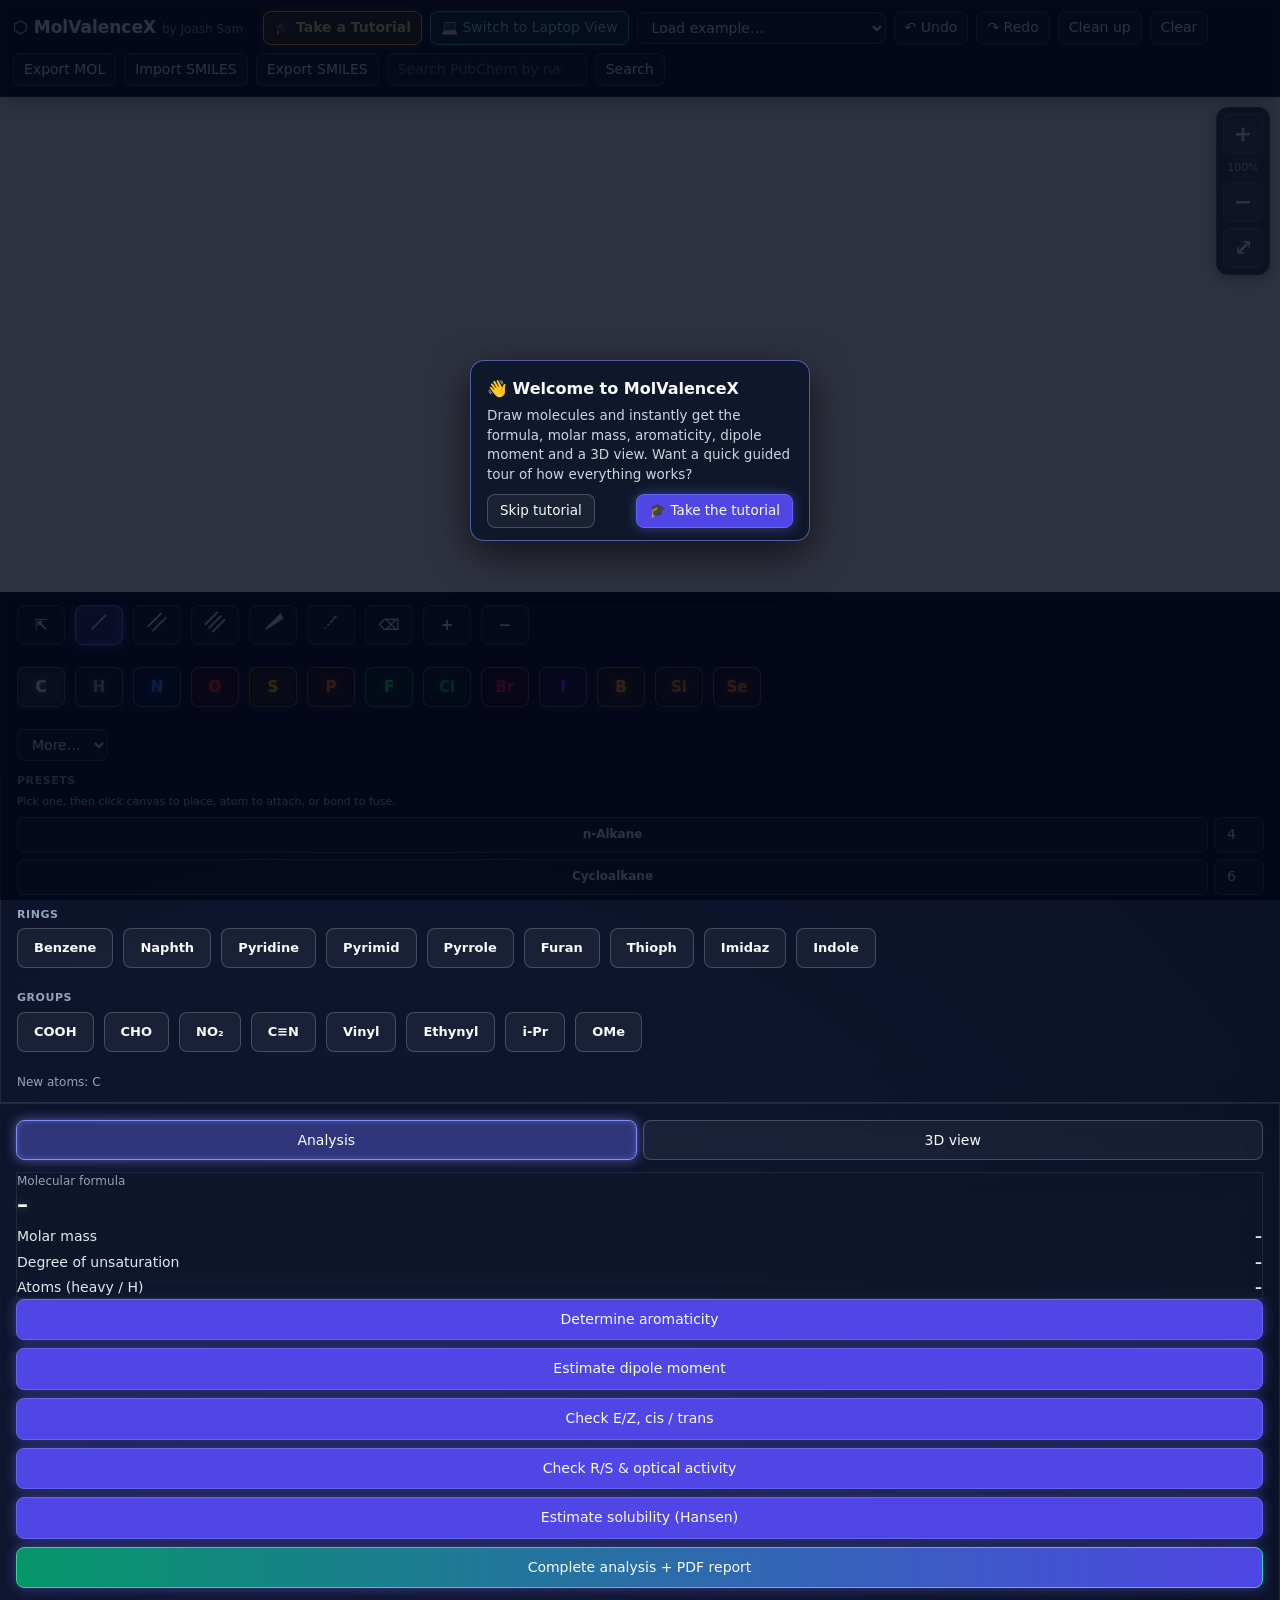
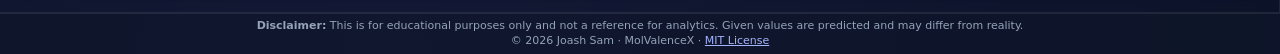
<file: index.html>
<!doctype html>
<html lang="en">
<head>
<meta charset="utf-8">
<meta name="viewport" content="width=device-width, initial-scale=1">
<title>MolValenceX – Free Online Molecule Drawer, Aromaticity, Dipole Moment &amp; 3D Viewer</title>
<meta name="description" content="MolValenceX is a free online chemical structure editor: draw molecules, get molecular formula, molar mass and degree of unsaturation, check aromaticity with Hückel's rule, estimate dipole moment, assign E/Z and R/S (CIP), check optical activity, estimate Hansen solubility parameters, and view 2D to 3D. Export MOL and XYZ. For students, organic chemistry and drug-discovery learning.">
<meta name="keywords" content="MolValenceX, molecule drawer, chemical structure editor, online molecule editor, draw molecules online, organic chemistry tool, aromaticity checker, Huckel rule calculator, aromatic antiaromatic nonaromatic, dipole moment calculator, 2D to 3D molecule viewer, molecular formula calculator, molar mass calculator, degree of unsaturation calculator, MOL file export, XYZ file export, functional groups, heterocycles, benzene, pyridine, medicinal chemistry, pharmaceutical chemistry, drug discovery, drug-like molecules, pharmacophore, API structure, chirality, stereochemistry, Hansen solubility parameters, Hildebrand solubility parameter, solvent selection, SMILES import, SMILES export">
<meta name="author" content="Joash Sam">
<meta name="robots" content="index, follow, max-image-preview:large">
<meta name="theme-color" content="#0f172a">
<link rel="canonical" href="https://joashsam07-cell.github.io/MolValenceX/">
<meta property="og:type" content="website">
<meta property="og:site_name" content="MolValenceX">
<meta property="og:title" content="MolValenceX – Free Online Molecule Drawer &amp; Chemistry Analyzer">
<meta property="og:description" content="Draw molecules, check Hückel aromaticity, estimate dipole moment, get formula and molar mass, and view in 3D. Free, no install.">
<meta property="og:url" content="https://joashsam07-cell.github.io/MolValenceX/">
<meta property="og:image" content="https://joashsam07-cell.github.io/MolValenceX/og-image.png">
<meta property="og:image:width" content="1200">
<meta property="og:image:height" content="630">
<meta property="og:image:type" content="image/png">
<meta property="og:image:alt" content="MolValenceX: free online molecule drawer with aromaticity, dipole moment and 3D viewer">
<meta property="og:locale" content="en_US">
<meta name="twitter:card" content="summary_large_image">
<meta name="twitter:url" content="https://joashsam07-cell.github.io/MolValenceX/">
<meta name="twitter:title" content="MolValenceX – Free Online Molecule Drawer &amp; Chemistry Analyzer">
<meta name="twitter:description" content="Draw molecules, check aromaticity, estimate dipole moment, view in 3D.">
<meta name="twitter:image" content="https://joashsam07-cell.github.io/MolValenceX/og-image.png">
<meta name="twitter:image:alt" content="MolValenceX: free online molecule drawer with aromaticity, dipole moment and 3D viewer">
<!-- Add your X/Twitter handle below (replace YourHandle, keep the @), then remove the comment markers:
<meta name="twitter:site" content="@YourHandle">
<meta name="twitter:creator" content="@YourHandle">
-->
<link rel="image_src" href="https://joashsam07-cell.github.io/MolValenceX/og-image.png">
<script type="application/ld+json">
{"@context":"https://schema.org","@type":"WebApplication","name":"MolValenceX","url":"https://joashsam07-cell.github.io/MolValenceX/","applicationCategory":"EducationalApplication","applicationSubCategory":"Chemistry","operatingSystem":"Any (web browser)","browserRequirements":"Requires JavaScript","description":"Free online chemical structure editor with aromaticity (Hückel) analysis, dipole moment estimate, molecular formula, molar mass, degree of unsaturation and 2D to 3D viewer.","isAccessibleForFree":true,"license":"https://opensource.org/licenses/MIT","author":{"@type":"Person","name":"Joash Sam"},"offers":{"@type":"Offer","price":"0","priceCurrency":"USD"},"keywords":"molecule drawer, aromaticity, Hückel rule, dipole moment, 3D molecule viewer, organic chemistry, medicinal chemistry"}
</script>
<link rel="stylesheet" href="style.css">
</head>
<body>
<header>
  <h1>⬡ MolValenceX <span style="font-size:12px;font-weight:400;color:#94a3b8">by Joash Sam</span></h1>
  <button id="tour-btn" title="Guided tutorial of every feature">🎓 Take a Tutorial</button>
  <button id="mode-toggle" class="glow-btn">💻 Switch to Laptop View</button>
  <select id="examples"><option value="">Load example…</option></select>
  <button id="undo" title="Ctrl+Z">↶ Undo</button>
  <button id="redo" title="Ctrl+Y">↷ Redo</button>
  <button id="clean">Clean up</button>
  <button id="clear">Clear</button>
  <button id="expmol">Export MOL</button>
  <button id="impsmi" title="Paste a SMILES string to draw it">Import SMILES</button>
  <button id="expsmi" title="Get the SMILES string of the drawing">Export SMILES</button>
  <input id="pcname" type="search" maxlength="200" autocomplete="off" spellcheck="false" placeholder="Search PubChem by name…" style="width:200px" title="Type a compound name (aspirin, caffeine, glucose…) and press Enter. Only the name you type is sent to PubChem (NIH); nothing you draw is sent.">
  <button id="pcgo" title="Search PubChem and draw the first match">Search</button>
  <span id="pcmsg" class="hint" role="status"></span>
</header>
<main>
  <aside id="tools">
    <div class="grp" id="bondtools">
      <button data-tool="select" title="Select / move (drag atom, drag empty = pan)">⇱</button>
      <button data-tool="bond" data-o="1" data-s="0" class="on" title="Single bond (1)"><svg viewBox="0 0 24 24"><line x1="4" y1="20" x2="20" y2="4"/></svg></button>
      <button data-tool="bond" data-o="2" data-s="0" title="Double bond (2)"><svg viewBox="0 0 24 24"><line x1="2" y1="17" x2="17" y2="2"/><line x1="7" y1="22" x2="22" y2="7"/></svg></button>
      <button data-tool="bond" data-o="3" data-s="0" title="Triple bond (3)"><svg viewBox="0 0 24 24"><line x1="1" y1="15" x2="15" y2="1"/><line x1="5" y1="19" x2="19" y2="5"/><line x1="9" y1="23" x2="23" y2="9"/></svg></button>
      <button data-tool="bond" data-o="1" data-s="1" title="Wedge (towards you)"><svg viewBox="0 0 24 24"><polygon points="4,20 20,4 22,8" fill="#222"/></svg></button>
      <button data-tool="bond" data-o="1" data-s="2" title="Dash (away from you)"><svg viewBox="0 0 24 24"><line x1="5" y1="19" x2="6" y2="18"/><line x1="8" y1="16" x2="10" y2="14"/><line x1="11" y1="13" x2="14" y2="10"/><line x1="14" y1="9" x2="18" y2="5"/></svg></button>
      <button data-tool="erase" title="Eraser (Del)">⌫</button>
      <button data-tool="chg+" title="Add + charge">+</button>
      <button data-tool="chg-" title="Add − charge">−</button>
    </div>
    <div class="grp" id="elements"></div>
    <select id="more"><option value="">More…</option></select>
    <div id="pre-chain">
    <div class="sect">Presets</div>
    <div class="hintsm">Pick one, then click canvas to place, atom to attach, or bond to fuse.</div>
    <div class="prow"><button class="pre" data-p="alkane" title="Straight chain of n carbons">n-Alkane</button><input id="n-alk" type="number" min="1" max="30" value="4" title="n = number of carbons"></div>
    <div class="prow"><button class="pre" data-p="cyclo" title="Ring of n carbons">Cycloalkane</button><input id="n-cyc" type="number" min="3" max="12" value="6" title="n = ring size"></div>
    </div>
    <div id="pre-lib">
    <div class="sect">Rings</div>
    <div class="grp small">
      <button class="pre" data-p="benzene">Benzene</button>
      <button class="pre" data-p="naphthalene">Naphth</button>
      <button class="pre" data-p="pyridine">Pyridine</button>
      <button class="pre" data-p="pyrimidine">Pyrimid</button>
      <button class="pre" data-p="pyrrole">Pyrrole</button>
      <button class="pre" data-p="furan">Furan</button>
      <button class="pre" data-p="thiophene">Thioph</button>
      <button class="pre" data-p="imidazole">Imidaz</button>
      <button class="pre" data-p="indole">Indole</button>
    </div>
    <div class="sect">Groups</div>
    <div class="grp small">
      <button class="pre" data-p="cooh" title="Carboxylic acid">COOH</button>
      <button class="pre" data-p="cho" title="Aldehyde">CHO</button>
      <button class="pre" data-p="nitro" title="Nitro">NO₂</button>
      <button class="pre" data-p="cn" title="Nitrile">C≡N</button>
      <button class="pre" data-p="vinyl" title="Vinyl">Vinyl</button>
      <button class="pre" data-p="ethynyl" title="Ethynyl">Ethynyl</button>
      <button class="pre" data-p="ipr" title="Isopropyl">i-Pr</button>
      <button class="pre" data-p="ome" title="Methoxy">OMe</button>
    </div>
    </div>
    <div id="status">New atoms: C</div>
  </aside>
  
  <div class="split" id="spl" title="Drag to resize · double-click to reset"></div>
  <section id="stage"><canvas id="ed"></canvas>
    <div id="zoombox"><button id="zin" title="Zoom in" aria-label="Zoom in">+</button><span id="zpct">100%</span><button id="zout" title="Zoom out" aria-label="Zoom out">&minus;</button><button id="zfit" title="Fit molecule to screen" aria-label="Fit to screen">&#x2922;</button></div></section>
  <div class="split" id="spr" title="Drag to resize · double-click to reset"></div>
  
  <aside id="panel">
    <nav><button class="tab on" data-tab="a">Analysis</button><button class="tab" data-tab="d">3D view</button></nav>
    <div id="tab-a">
      <div class="card"><div class="lbl">Molecular formula</div><div id="formula" class="big">–</div>
        <div class="row"><span>Molar mass</span><b id="mass">–</b></div>
        <div class="row"><span>Degree of unsaturation</span><b id="dbe">–</b></div>
        <div class="row"><span>Atoms (heavy / H)</span><b id="cnt">–</b></div></div>
      <button id="arom" class="primary">Determine aromaticity</button>
      <button id="dip" class="primary">Estimate dipole moment</button>
      <button id="ez" class="primary">Check E/Z, cis / trans</button>
      <button id="rs" class="primary">Check R/S &amp; optical activity</button>
      <button id="hsp" class="primary">Estimate solubility (Hansen)</button>
      <button id="full" class="primary">Complete analysis + PDF report</button>
      <div id="result"></div>
    </div>
    <div id="tab-d" hidden>
      <button id="to3d" class="primary">Convert drawing to 3D</button>
      <div class="canvas-container-3d"><canvas id="v3"></canvas></div>
      <div class="row3">
        <select id="style"><option value="bs">Ball &amp; stick</option><option value="st">Sticks</option><option value="sf">Space-filling</option></select>
        <label><input type="checkbox" id="showh" checked> H</label>
        <label><input type="checkbox" id="lbl"> labels</label>
        <label><input type="checkbox" id="spin" checked> spin</label>
        <label><input type="checkbox" id="showdip" checked> dipole</label>
      </div>
      <button id="expxyz">Export XYZ</button>
      <p class="hint">Drag to rotate · scroll to zoom.</p>
    </div>
  </aside>
</main>
<footer id="site-footer">
  <p><b>Disclaimer:</b> This is for educational purposes only and not a reference for analytics. Given values are predicted and may differ from reality.</p>
  <p>© 2026 Joash Sam · MolValenceX · <a href="LICENSE" target="_blank" rel="noopener">MIT License</a></p>
</footer>
<script src="chem.js"></script>
<script src="smiles.js"></script>
<script src="app.js"></script>
</body>
</html>
</file>
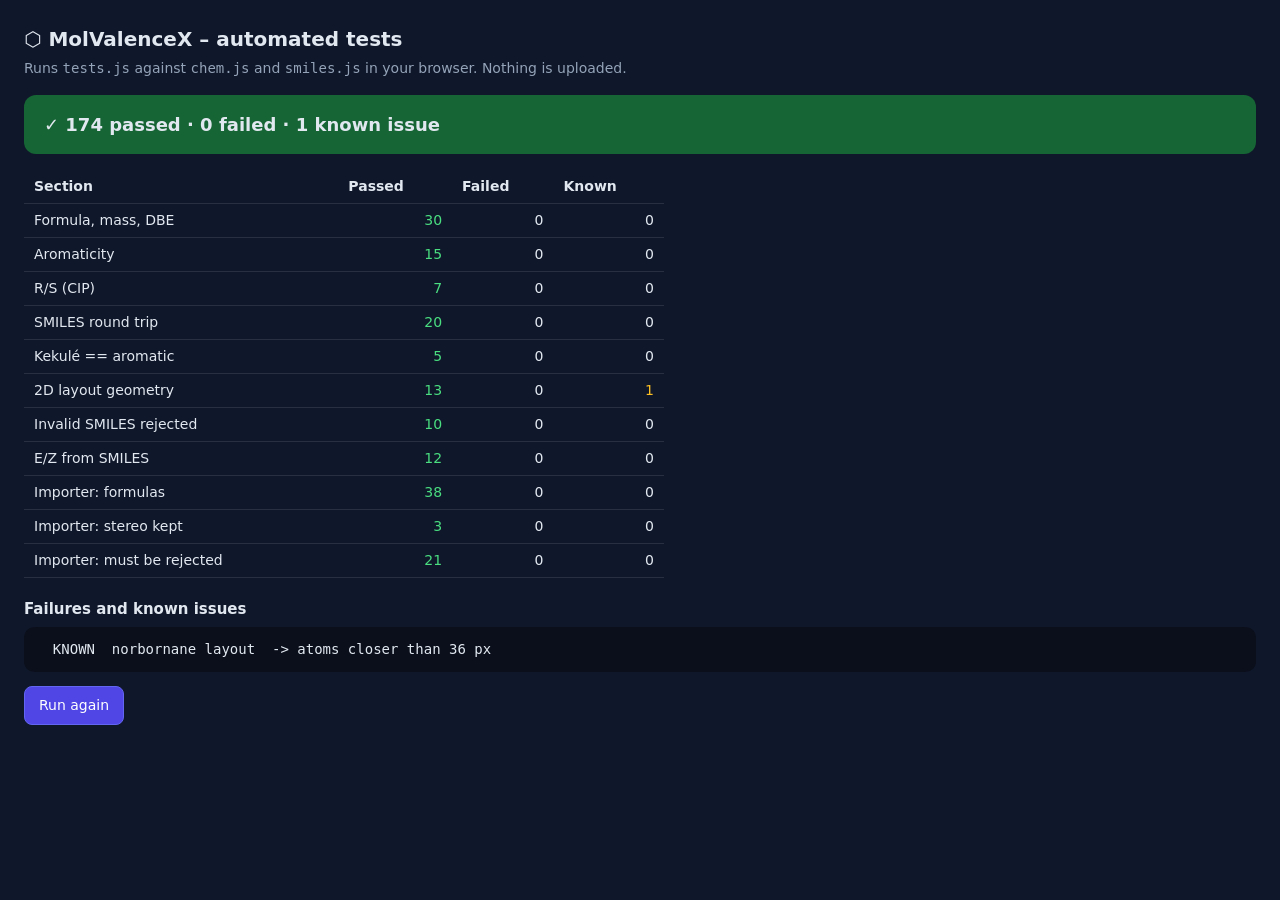
<file: tests.html>
<!doctype html>
<html lang="en">
<head>
<meta charset="utf-8">
<meta name="viewport" content="width=device-width, initial-scale=1">
<title>MolValenceX – Test results</title>
<style>
  body { margin: 0; padding: 24px; font: 14px/1.5 system-ui, sans-serif; background: #0f172a; color: #e2e8f0; }
  h1 { font-size: 20px; margin: 0 0 4px; }
  .sub { color: #94a3b8; margin-bottom: 16px; }
  #banner { padding: 16px 20px; border-radius: 12px; font-size: 18px; font-weight: 700; margin-bottom: 16px; background: #334155; }
  #banner.ok { background: #166534; } #banner.bad { background: #991b1b; }
  table { border-collapse: collapse; width: 100%; max-width: 640px; margin-bottom: 20px; }
  th, td { text-align: left; padding: 6px 10px; border-bottom: 1px solid rgba(255,255,255,.1); }
  td.n { text-align: right; font-variant-numeric: tabular-nums; }
  .g { color: #4ade80; } .r { color: #f87171; font-weight: 700; } .a { color: #fbbf24; }
  h2 { font-size: 15px; margin: 18px 0 6px; }
  pre { background: rgba(0,0,0,.35); padding: 12px; border-radius: 10px; overflow-x: auto; margin: 0; white-space: pre-wrap; }
  button { font: inherit; padding: 8px 14px; border-radius: 8px; border: 1px solid #6366f1; background: #4f46e5; color: #fff; cursor: pointer; }
</style>
</head>
<body>
<h1>⬡ MolValenceX – automated tests</h1>
<div class="sub">Runs <code>tests.js</code> against <code>chem.js</code> and <code>smiles.js</code> in your browser. Nothing is uploaded.</div>
<div id="banner">Running…</div>
<table id="tbl"><thead><tr><th>Section</th><th class="n">Passed</th><th class="n">Failed</th><th class="n">Known</th></tr></thead><tbody></tbody></table>
<h2>Failures and known issues</h2>
<pre id="log">(none yet)</pre>
<p><button onclick="location.reload()">Run again</button></p>

<script>
  const lines = [];
  window.__testOut = s => { if (/^\s+(FAIL|KNOWN)/.test(s)) lines.push(s); };
  window.__testDone = (secs, pass, fail, known) => {
    const b = document.getElementById('banner');
    b.textContent = (fail ? '✗ ' : '✓ ') + pass + ' passed · ' + fail + ' failed · ' + known + ' known issue' + (known === 1 ? '' : 's');
    b.className = fail ? 'bad' : 'ok';
    document.querySelector('#tbl tbody').innerHTML = secs.map(s =>
      '<tr><td>' + s.name + '</td><td class="n g">' + s.pass + '</td><td class="n ' + (s.fail ? 'r' : '') + '">' + s.fail + '</td><td class="n ' + (s.known ? 'a' : '') + '">' + s.known + '</td></tr>').join('');
    if (lines.length) document.getElementById('log').textContent = lines.join('\n');
  };
  window.addEventListener('error', e => {
    const b = document.getElementById('banner'); b.className = 'bad';
    b.textContent = '✗ Could not run: ' + e.message + ' (are chem.js and smiles.js in the same folder?)';
  });
</script>
<script src="chem.js"></script>
<script src="smiles.js"></script>
<script src="tests.js"></script>
</body>
</html>
</file>
<file: style.css>
* { box-sizing: border-box; }

body {
  margin: 0;
  font: 14px/1.4 system-ui, -apple-system, BlinkMacSystemFont, sans-serif;
  color: #e2e8f0;
  
  /* Deep vibrant animated background */
  background: radial-gradient(circle at 15% 50%, #1e1b4b, #020617, #0f172a);
  background-size: 200% 200%;
  animation: bgShift 15s ease infinite;
  
  min-height: 100vh;
  min-height: 100dvh;
  display: flex;
  flex-direction: column;
  -webkit-tap-highlight-color: transparent;
  overflow: hidden;
}

@keyframes bgShift { 
  0% {background-position: 0% 50%} 
  50% {background-position: 100% 50%} 
  100% {background-position: 0% 50%} 
}

/* --- Glassmorphism UI Shell --- */
header, #tools, #panel, .card {
  background: rgba(15, 23, 42, 0.65);
  backdrop-filter: blur(16px);
  -webkit-backdrop-filter: blur(16px);
  border: 1px solid rgba(255, 255, 255, 0.08);
}
header {
  display: flex; gap: 8px; align-items: center; padding: 10px 12px;
  border-bottom: 1px solid rgba(255,255,255,0.1); flex-wrap: wrap;
  box-shadow: 0 4px 20px rgba(0,0,0,0.3);
  z-index: 50;
  position: relative;
}
h1 { font-size: 17px; margin: 0 12px 0 0; color: #f8fafc; text-shadow: 0 0 10px rgba(255,255,255,0.2); }

/* --- Form controls & Neon glow --- */
button, select, input {
  font: inherit; padding: 6px 10px;
  border: 1px solid rgba(255,255,255,0.2);
  border-radius: 8px;
  background: rgba(255,255,255,0.05);
  color: #f8fafc;
  cursor: pointer; touch-action: manipulation;
  transition: all 0.2s ease;
}
button:hover:not(:disabled) { background: rgba(255,255,255,0.15); box-shadow: 0 0 10px rgba(255,255,255,0.1); }
button:disabled { opacity: .45; cursor: not-allowed; }

/* Primary buttons with Neon glow */
button.primary { background: #4f46e5; border-color: #6366f1; box-shadow: 0 0 12px rgba(99,102,241,0.5); }
button.primary:hover { background: #6366f1; box-shadow: 0 0 18px rgba(99,102,241,0.8); }

#mode-toggle { background: rgba(16, 185, 129, 0.2); border-color: #34d399; color: #a7f3d0; box-shadow: 0 0 10px rgba(16,185,129,0.3); }
#mode-toggle:hover { background: rgba(16, 185, 129, 0.4); box-shadow: 0 0 15px rgba(16,185,129,0.6); }

/* --- Containers --- */
main { flex: 1; display: flex; position: relative; z-index: 1; }

#tools, #panel { padding: 12px; }

/* --- Stage (White Background is strictly enforced) --- */
#stage {
  flex: 1; 
  position: relative; 
  overflow: hidden; 
  z-index: 10;
  box-shadow: inset 0 0 20px rgba(0,0,0,0.5);
}
#ed { 
  position: absolute; inset: 0; width: 100%; height: 100%; 
  background: #ffffff; cursor: crosshair; touch-action: none; 
}
.canvas-container-3d { position: relative; width: 100%; height: 320px; border-radius: 10px; overflow: hidden; margin: 8px 0; }
#v3 { position: absolute; top:0; left:0; width: 100%; height: 100%; background: #ffffff; touch-action: none; cursor: grab; }


/* --- UI Elements --- */
.grp { display: grid; gap: 6px; margin-bottom: 12px; }
.grp button { height: 40px; padding: 2px; font-weight: 700; font-size: 15px; }

.grp button.on, .pre.on, .tab.on {
  background: rgba(99, 102, 241, 0.4);
  border-color: #818cf8;
  box-shadow: 0 0 12px rgba(129, 140, 248, 0.6), inset 0 0 6px rgba(129,140,248,0.4);
  color: #fff;
}

#elements button { filter: brightness(1.5) drop-shadow(0 0 3px currentColor); background: rgba(0,0,0,0.2); }
#elements button.on { background: rgba(99,102,241,0.4); filter: brightness(2) drop-shadow(0 0 5px currentColor); }

.grp svg { width: 22px; height: 22px; stroke: #e2e8f0; stroke-width: 2; fill: none; }
.grp svg polygon { fill: #e2e8f0; }

.sect { font-size: 11px; font-weight: 700; color: #94a3b8; margin: 12px 0 6px; text-transform: uppercase; letter-spacing: .05em; }
.hintsm { font-size: 11px; color: #cbd5e1; margin-bottom: 8px; line-height: 1.3; }
#status { margin-top: 10px; font-size: 12px; color: #94a3b8; }
.lbl { font-size: 12px; color: #94a3b8; }
.big { font-size: 22px; font-weight: 700; color: #f8fafc; text-shadow: 0 0 8px rgba(255,255,255,0.3); }

/* --- Tags / Pills --- */
.chip { display: inline-block; padding: 4px 10px; border-radius: 99px; font-weight: 700; color: #fff; margin: 6px 0; box-shadow: 0 2px 8px rgba(0,0,0,0.2); }
.aromatic { background: #16a34a; box-shadow: 0 0 10px rgba(22,163,74,0.5); }
.antiaromatic { background: #dc2626; box-shadow: 0 0 10px rgba(220,38,38,0.5); }
.nonaromatic, .acyclic { background: #64748b; }
.mixed { background: #d97706; }
.ring { border-left: 4px solid #94a3b8; padding: 8px; margin: 8px 0; background: rgba(255,255,255,0.05); border-radius: 0 8px 8px 0; font-size: 13px; }
.ring.aromatic { border-color: #16a34a; } 
.ring.antiaromatic { border-color: #dc2626; }
.warn { background: rgba(245, 158, 11, 0.15); border: 1px solid #f59e0b; border-radius: 8px; padding: 8px; font-size: 13px; margin: 6px 0; color: #fcd34d; }
.hint { font-size: 12px; color: #cbd5e1; }

.prow { display: flex; gap: 6px; margin-bottom: 6px; }
.prow button { flex: 1; min-width: 0; height: 36px; font-size: 12px; font-weight: 600; }
.prow input { width: 50px; text-align: center; }

nav { display: flex; gap: 6px; margin-bottom: 12px; }
nav button { flex: 1; min-height: 40px; }
#panel>div>button { width: 100%; margin-bottom: 8px; padding: 10px; }
.row { display: flex; justify-content: space-between; margin-top: 6px; }
.row3 { display: flex; gap: 12px; align-items: center; flex-wrap: wrap; margin-bottom: 10px; }

/* Splitters */
.split { flex: none; width: 7px; cursor: col-resize; background: rgba(255,255,255,0.05); position: relative; touch-action: none; z-index: 20; }
.split::after { content: ""; position: absolute; left: 2px; top: 50%; width: 3px; height: 36px; margin-top: -18px; border-radius: 2px; background: rgba(255,255,255,0.2); }
.split:hover, .split.drag { background: rgba(99,102,241,0.3); }
.split:hover::after, .split.drag::after { background: #818cf8; box-shadow: 0 0 8px #818cf8; }

/* =========================================
   MODE SPECIFIC STYLES 
   ========================================= */

/* --- LAPTOP MODE --- */
body.laptop-mode main { flex-direction: row; }
body.laptop-mode #tools { width: 180px; overflow-y: auto; z-index: 20; border-right: 1px solid rgba(255,255,255,0.1); }
body.laptop-mode #panel { width: 360px; overflow-y: auto; z-index: 20; border-left: 1px solid rgba(255,255,255,0.1); }
body.laptop-mode .grp { grid-template-columns: repeat(auto-fill, minmax(45px, 1fr)); }
body.laptop-mode .grp.small button { font-size: 11px; padding: 4px; }
body.laptop-mode .split { display: block; }

/* --- MOBILE MODE --- */
body.mobile-mode { overflow-y: auto; overflow-x: hidden; }
body.mobile-mode main { flex-direction: column; overflow: visible; }
body.mobile-mode .split { display: none !important; }

/* 1. Canvas at the top */
body.mobile-mode #stage {
  order: 1;
  width: 100%;
  flex: none;
  height: 55vh; 
  min-height: 350px;
}

/* 2. Tools dock below canvas (Fixes Clutter) */
body.mobile-mode #tools {
  order: 2;
  width: 100% !important;
  flex: none;
  border-bottom: 1px solid rgba(255,255,255,0.1);
  box-shadow: 0 -4px 20px rgba(0,0,0,0.3);
  border-right: none;
  padding: 12px 16px;
}
/* Horizontal scrolling grids for tools */
body.mobile-mode .grp {
  display: flex; flex-wrap: nowrap; overflow-x: auto;
  gap: 10px; padding-bottom: 10px; -webkit-overflow-scrolling: touch;
}
body.mobile-mode .grp button { flex: 0 0 auto; width: 48px; }
body.mobile-mode .grp.small button { width: auto; padding: 0 16px; font-size: 13px; }

/* 3. Panel at the bottom */
body.mobile-mode #panel {
  order: 3;
  width: 100% !important;
  flex: none;
  border-left: none;
  padding: 16px;
}
/* --- Footer --- */
#site-footer { flex: none; padding: 5px 12px; text-align: center; font-size: 11px; line-height: 1.35; color: #94a3b8; background: rgba(15,23,42,0.85); border-top: 1px solid rgba(255,255,255,0.08); position: relative; z-index: 30; }
#site-footer p { margin: 0; }
#site-footer a { color: #a5b4fc; }
.chip.dpn { background: #64748b; } .chip.dpw { background: #0ea5e9; } .chip.dpp { background: #d97706; } .chip.dps { background: #dc2626; }
body.laptop-mode main { min-height: 0; }
body.laptop-mode { height: 100dvh; }
body.laptop-mode #stage { min-height: 0; }
select option {
  background: #0f172a;
  color: #f8fafc;
}

/* --- Tutorial --- */
#tour-btn { background: rgba(245,158,11,0.18); border-color: #fbbf24; color: #fde68a; box-shadow: 0 0 10px rgba(245,158,11,0.35); font-weight: 600; }
#tour-btn:hover { background: rgba(245,158,11,0.35); }
#tour-block { position: fixed; inset: 0; z-index: 9990; background: transparent; }
#tour-block.dim { background: rgba(2,6,23,0.82); }
#tour-hole { position: fixed; z-index: 9991; pointer-events: none; border-radius: 12px;
  box-shadow: 0 0 0 9999px rgba(2,6,23,0.80), 0 0 0 2px #a5b4fc, 0 0 28px 6px rgba(129,140,248,0.65);
  transition: left .25s, top .25s, width .25s, height .25s; }
#tour-card { position: fixed; z-index: 9992; background: #0f172a; border: 1px solid rgba(129,140,248,0.6); border-radius: 14px; padding: 14px 16px 12px; color: #e2e8f0; box-shadow: 0 12px 40px rgba(0,0,0,0.65); font-size: 13.5px; line-height: 1.45; }
#tour-card h3 { margin: 2px 0 6px; font-size: 16px; color: #f8fafc; }
#tour-card p { margin: 0 0 10px; color: #cbd5e1; }
#tour-card .tc-step { font-size: 11px; font-weight: 700; letter-spacing: .05em; text-transform: uppercase; color: #a5b4fc; }
#tour-card .tc-bar { height: 3px; background: rgba(255,255,255,0.1); border-radius: 3px; margin-bottom: 10px; overflow: hidden; }
#tour-card .tc-bar i { display: block; height: 100%; background: #818cf8; }
#tour-card .tc-actions { display: flex; gap: 6px; align-items: center; }
#tour-card .tc-actions span { flex: 1; }
#tour-card .tc-actions button { padding: 6px 12px; }

.ring.ezE { border-color: #d97706; } .ring.ezZ { border-color: #0284c7; }

.ring.rsR { border-color: #dc2626; } .ring.rsS { border-color: #2563eb; } .ring.rsU { border-color: #64748b; }

.sol { display: inline-block; padding: 3px 9px; border-radius: 99px; margin: 2px 3px 2px 0; font-size: 12px; font-weight: 600; color: #fff; }
.sol small { opacity: .8; font-weight: 400; }
.sol.good { background: #16a34a; } .sol.partial { background: #d97706; } .sol.poor { background: #64748b; }

/* --- 2D zoom controls --- */
#zoombox { position: absolute; top: 10px; right: 10px; z-index: 12; display: flex; flex-direction: column; align-items: center; gap: 6px; padding: 6px; border-radius: 12px; background: rgba(15,23,42,0.78); border: 1px solid rgba(255,255,255,0.15); box-shadow: 0 4px 16px rgba(0,0,0,0.35); }
#zoombox button { width: 40px; height: 40px; padding: 0; font-size: 22px; font-weight: 700; line-height: 1; }
#zoombox span { font-size: 11px; color: #cbd5e1; font-variant-numeric: tabular-nums; }
#full { background: linear-gradient(90deg, #059669, #4f46e5); border-color: #34d399; }
#full:hover { background: linear-gradient(90deg, #10b981, #6366f1); }
</file>
